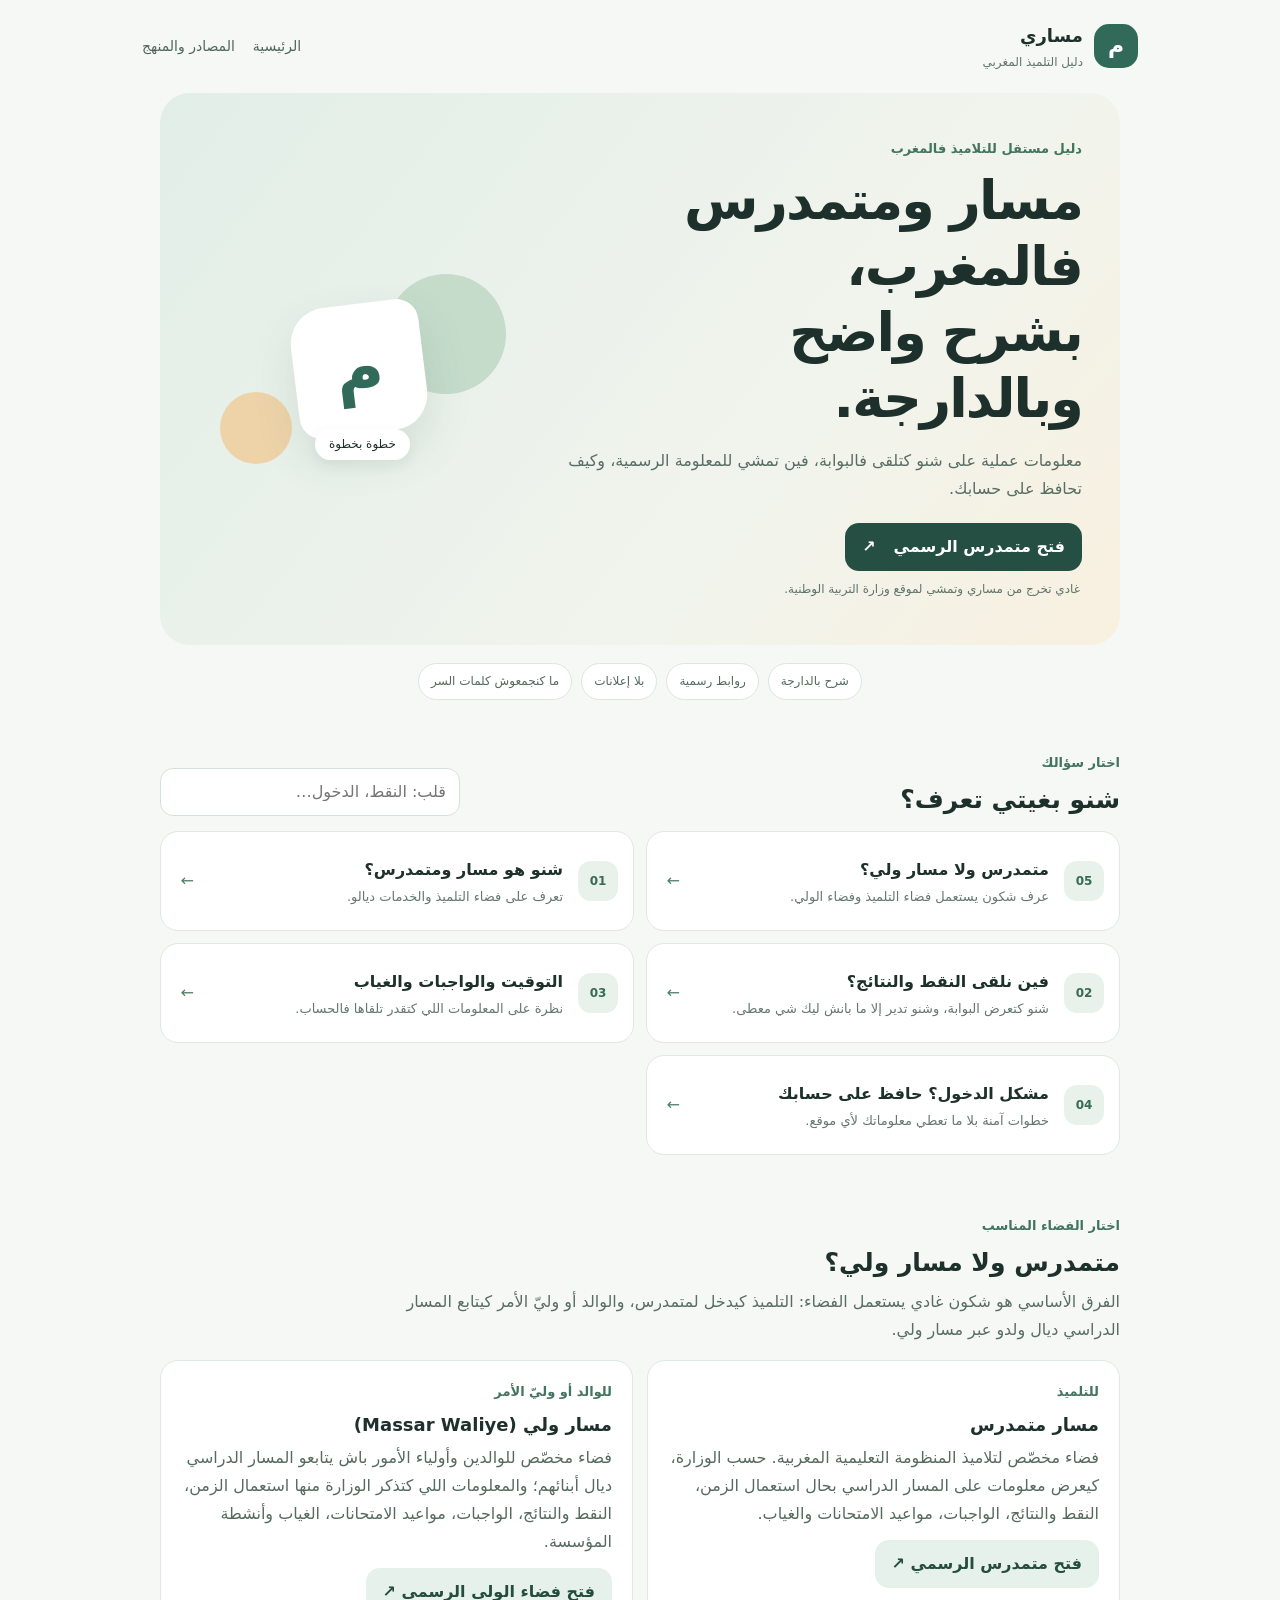
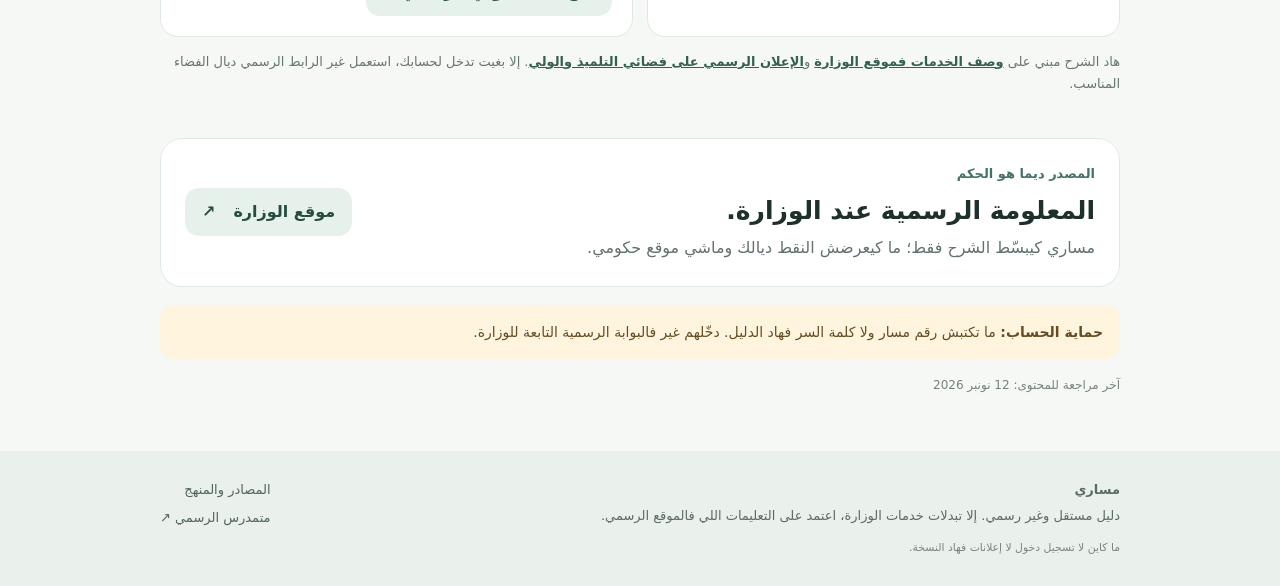
<file: index.html>
<!doctype html>
<html lang="ar-MA" dir="rtl">
<head>
  <meta charset="utf-8"><meta name="viewport" content="width=device-width,initial-scale=1">
  <title>مسار ومتمدرس فالمغرب: دليل بالدارجة للتلميذ والولي | مساري</title>
  <meta name="description" content="كتقلب على مسار متمدرس أو مسار ولي؟ شرح بالدارجة للتلاميذ والآباء على النقط والتوقيت والخدمات، مع روابط رسمية من وزارة التربية الوطنية.">
  <meta name="robots" content="index,follow,max-image-preview:large"><meta name="theme-color" content="#f6f8f6">
  <link rel="canonical" href="https://yassin1986.github.io/masari/">
  <meta property="og:type" content="website"><meta property="og:locale" content="ar_MA"><meta property="og:site_name" content="مساري">
  <meta property="og:title" content="مسار ومتمدرس فالمغرب: دليل بالدارجة | مساري"><meta property="og:description" content="شرح بالدارجة لخدمات التلميذ وفضاء مسار ولي، مع روابط الوزارة الرسمية."><meta property="og:url" content="https://yassin1986.github.io/masari/">
  <link rel="stylesheet" href="styles.css">
  <script type="application/ld+json">{"@context":"https://schema.org","@type":"WebSite","name":"مساري","url":"https://yassin1986.github.io/masari/","inLanguage":"ar-MA","description":"دليل مستقل بالدارجة للتلاميذ والآباء حول متمدرس ومسار ولي، مع روابط الوزارة الرسمية."}</script>
</head>
<body>
<header class="site-header"><a class="brand" href="index.html" aria-label="مساري، الصفحة الرئيسية"><span class="brand-mark">م</span><span><strong>مساري</strong><small>دليل التلميذ المغربي</small></span></a><nav class="top-nav" aria-label="التنقل"><a href="index.html" aria-current="page">الرئيسية</a><a href="sources.html">المصادر والمنهج</a></nav></header>
<main class="wrap">
  <section class="hero"><div><p class="eyebrow">دليل مستقل للتلاميذ فالمغرب</p><h1>مسار ومتمدرس فالمغرب،<br>بشرح واضح وبالدارجة.</h1><p class="hero-copy">معلومات عملية على شنو كتلقى فالبوابة، فين تمشي للمعلومة الرسمية، وكيف تحافظ على حسابك.</p><a class="button primary" href="https://moutamadris.men.gov.ma/" target="_blank" rel="noopener noreferrer">فتح متمدرس الرسمي <span aria-hidden="true">↗</span></a><p class="micro">غادي تخرج من مساري وتمشي لموقع وزارة التربية الوطنية.</p></div><div class="hero-art" aria-hidden="true"><span class="orb orb-one"></span><span class="orb orb-two"></span><span class="book">م</span><span class="hero-caption">خطوة بخطوة</span></div></section>
  <section class="trust-strip" aria-label="معلومات على الدليل"><span>شرح بالدارجة</span><span>روابط رسمية</span><span>بلا إعلانات</span><span>ما كنجمعوش كلمات السر</span></section>
  <section class="section"><div class="section-heading"><div><p class="eyebrow">اختار سؤالك</p><h2>شنو بغيتي تعرف؟</h2></div><label class="search"><span class="sr-only">قلب فالمواضيع</span><input id="guide-search" type="search" placeholder="قلب: النقط، الدخول…" autocomplete="off"></label></div>
    <div class="cards" id="guide-cards">
      <a class="guide-card" href="massar-wali.html" data-search="مسار ولي متمدرس الفرق التلميذ الوالد ولي الأمر فضاء الولي"><span class="card-number">05</span><span><strong>متمدرس ولا مسار ولي؟</strong><small>عرف شكون يستعمل فضاء التلميذ وفضاء الولي.</small></span><span class="arrow">←</span></a>
      <a class="guide-card" href="what-is-massar.html" data-search="مسار متمدرس شنو هو تعريف"><span class="card-number">01</span><span><strong>شنو هو مسار ومتمدرس؟</strong><small>تعرف على فضاء التلميذ والخدمات ديالو.</small></span><span class="arrow">←</span></a>
      <a class="guide-card" href="grades.html" data-search="النقط النتائج المعدل"><span class="card-number">02</span><span><strong>فين نلقى النقط والنتائج؟</strong><small>شنو كتعرض البوابة، وشنو تدير إلا ما بانش ليك شي معطى.</small></span><span class="arrow">←</span></a>
      <a class="guide-card" href="schedule.html" data-search="التوقيت استعمال الزمن الواجبات الامتحانات الغياب"><span class="card-number">03</span><span><strong>التوقيت والواجبات والغياب</strong><small>نظرة على المعلومات اللي كتقدر تلقاها فالحساب.</small></span><span class="arrow">←</span></a>
      <a class="guide-card" href="login-help.html" data-search="مشكل الدخول كلمة السر الحساب أمان"><span class="card-number">04</span><span><strong>مشكل الدخول؟ حافظ على حسابك</strong><small>خطوات آمنة بلا ما تعطي معلوماتك لأي موقع.</small></span><span class="arrow">←</span></a>
    </div><p class="empty" id="no-results" hidden>ما لقيتش هاد الكلمة. جرّب صيغة أخرى.</p>
  </section>
  <section class="comparison-section" id="student-or-parent" aria-labelledby="comparison-title">
    <p class="eyebrow">اختار الفضاء المناسب</p>
    <h2 id="comparison-title">متمدرس ولا مسار ولي؟</h2>
    <p class="comparison-lead">الفرق الأساسي هو شكون غادي يستعمل الفضاء: التلميذ كيدخل لمتمدرس، والوالد أو وليّ الأمر كيتابع المسار الدراسي ديال ولدو عبر مسار ولي.</p>
    <div class="comparison-grid">
      <article class="comparison-card">
        <p class="eyebrow">للتلميذ</p>
        <h3>مسار متمدرس</h3>
        <p>فضاء مخصّص لتلاميذ المنظومة التعليمية المغربية. حسب الوزارة، كيعرض معلومات على المسار الدراسي بحال استعمال الزمن، النقط والنتائج، الواجبات، مواعيد الامتحانات والغياب.</p>
        <a class="button secondary" href="https://moutamadris.men.gov.ma/" target="_blank" rel="noopener noreferrer">فتح متمدرس الرسمي ↗</a>
      </article>
      <article class="comparison-card">
        <p class="eyebrow">للوالد أو وليّ الأمر</p>
        <h3>مسار ولي (Massar Waliye)</h3>
        <p>فضاء مخصّص للوالدين وأولياء الأمور باش يتابعو المسار الدراسي ديال أبنائهم؛ والمعلومات اللي كتذكر الوزارة منها استعمال الزمن، النقط والنتائج، الواجبات، مواعيد الامتحانات، الغياب وأنشطة المؤسسة.</p>
        <a class="button secondary" href="https://massarservice.men.gov.ma/waliye" target="_blank" rel="noopener noreferrer">فتح فضاء الولي الرسمي ↗</a>
      </article>
    </div>
    <p class="comparison-source">هاد الشرح مبني على <a href="https://www.men.gov.ma/fr" target="_blank" rel="noopener noreferrer">وصف الخدمات فموقع الوزارة</a> و<a href="https://www.men.gov.ma/Ar/Pages/Publication.aspx?IDPublication=4785" target="_blank" rel="noopener noreferrer">الإعلان الرسمي على فضائي التلميذ والولي</a>. إلا بغيت تدخل لحسابك، استعمل غير الرابط الرسمي ديال الفضاء المناسب.</p>
  </section>
  <section class="official-box"><div><p class="eyebrow">المصدر ديما هو الحكم</p><h2>المعلومة الرسمية عند الوزارة.</h2><p>مساري كيبسّط الشرح فقط؛ ما كيعرضش النقط ديالك وماشي موقع حكومي.</p></div><a class="button secondary" href="https://www.men.gov.ma/fr" target="_blank" rel="noopener noreferrer">موقع الوزارة <span aria-hidden="true">↗</span></a></section>
  <section class="note"><strong>حماية الحساب:</strong> ما تكتبش رقم مسار ولا كلمة السر فهاد الدليل. دخّلهم غير فالبوابة الرسمية التابعة للوزارة.</section>
  <p class="updated">آخر مراجعة للمحتوى: 12 نونبر 2026</p>
</main>
<footer class="site-footer"><div><strong>مساري</strong><p>دليل مستقل وغير رسمي. إلا تبدلات خدمات الوزارة، اعتمد على التعليمات اللي فالموقع الرسمي.</p></div><div class="footer-links"><a href="sources.html">المصادر والمنهج</a><a href="https://moutamadris.men.gov.ma/" target="_blank" rel="noopener noreferrer">متمدرس الرسمي ↗</a></div><small>ما كاين لا تسجيل دخول لا إعلانات فهاد النسخة.</small></footer>
<script>const q=document.getElementById('guide-search');const cards=[...document.querySelectorAll('.guide-card')];const empty=document.getElementById('no-results');q.addEventListener('input',()=>{const term=q.value.trim().toLocaleLowerCase('ar');let shown=0;for(const card of cards){const match=(card.innerText+' '+card.dataset.search).toLocaleLowerCase('ar').includes(term);card.hidden=!match;if(match)shown++;}empty.hidden=shown!==0;});</script>
</body></html>
</file>
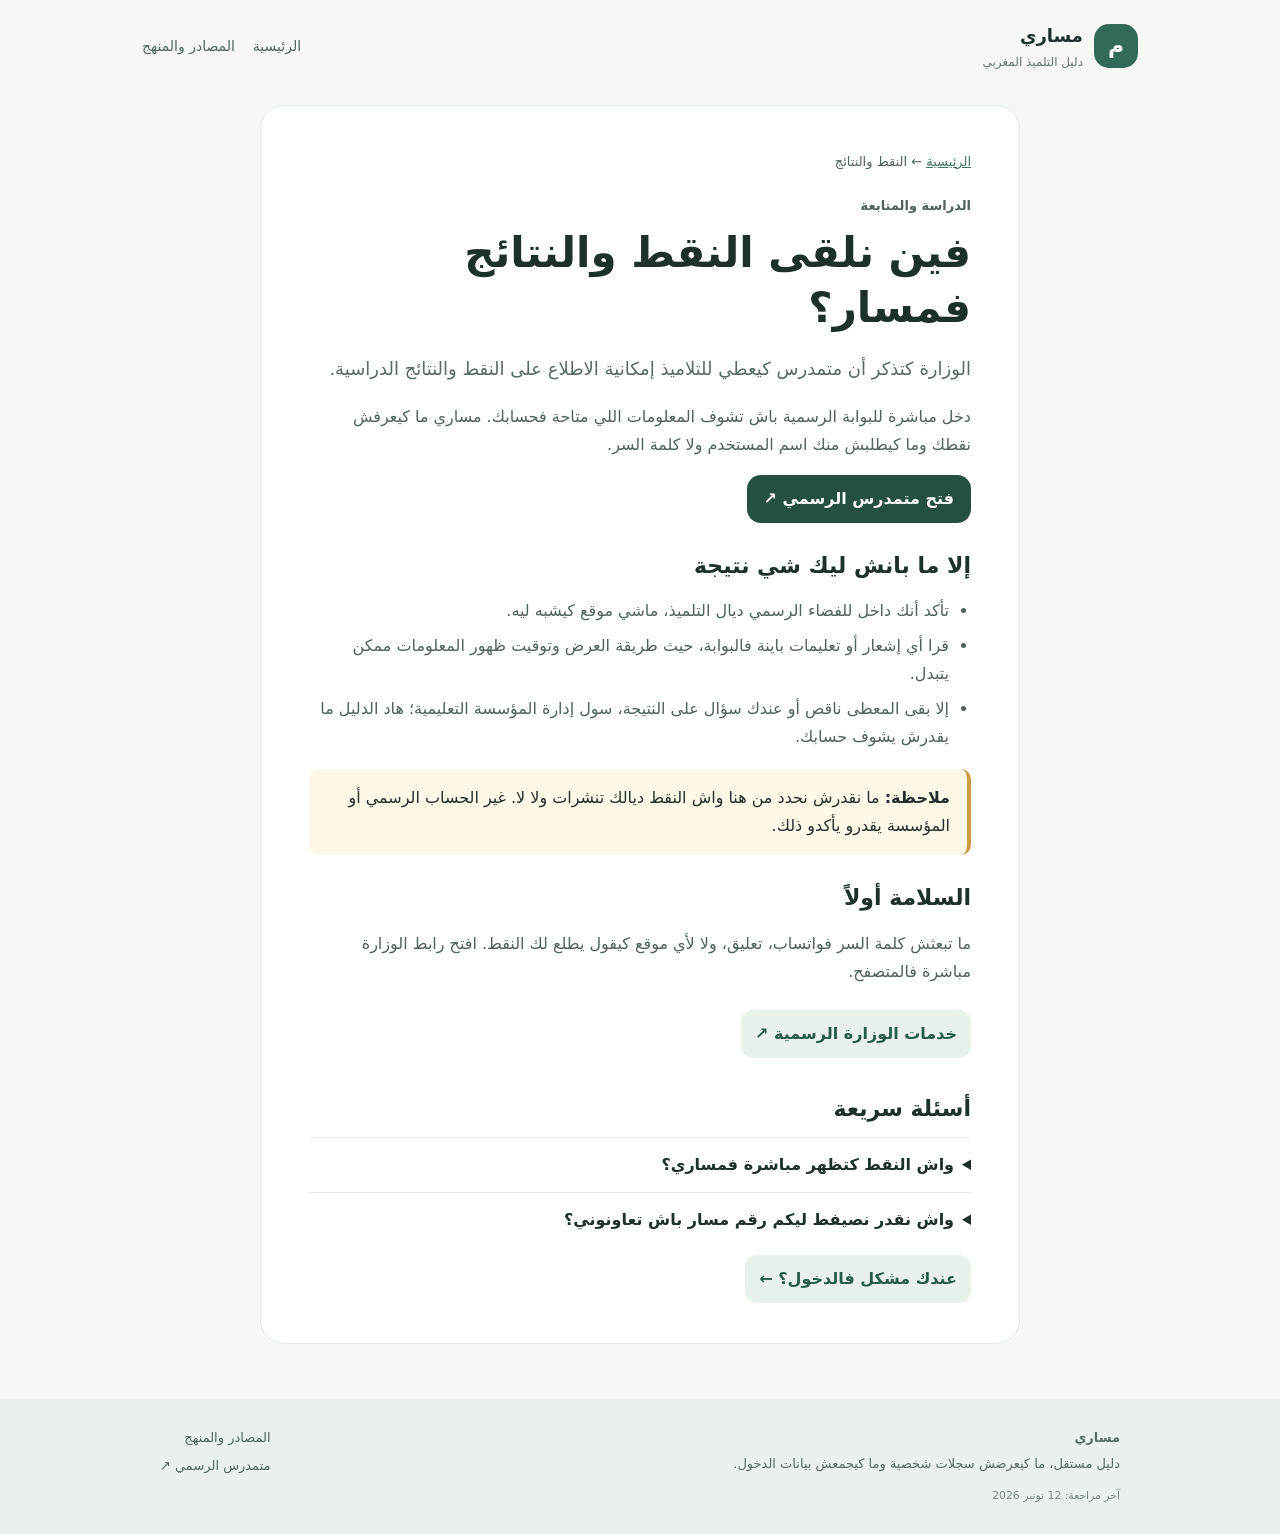
<file: grades.html>
<!doctype html><html lang="ar-MA" dir="rtl"><head><meta charset="utf-8"><meta name="viewport" content="width=device-width,initial-scale=1"><title>نقط مسار ومتمدرس: فين تلقى النتائج؟ | مساري</title><meta name="description" content="شرح واضح بالدارجة على فين كاينين النقط والنتائج فمسار متمدرس، وشنو تدير إلا ما بانش ليك شي معطى."><meta name="robots" content="index,follow"><link rel="canonical" href="https://yassin1986.github.io/masari/grades.html"><meta property="og:site_name" content="مساري"><meta property="og:locale" content="ar_MA"><meta property="og:url" content="https://yassin1986.github.io/masari/grades.html"><meta name="twitter:card" content="summary"><meta property="og:title" content="نقط مسار ومتمدرس: فين تلقى النتائج؟ | مساري"><meta property="og:description" content="معلومات النقط والنتائج كتراجعها من حسابك الرسمي فمتمدرس."><meta property="og:type" content="article"><link rel="stylesheet" href="styles.css"></head><body><header class="site-header"><a class="brand" href="index.html"><span class="brand-mark">م</span><span><strong>مساري</strong><small>دليل التلميذ المغربي</small></span></a><nav class="top-nav"><a href="index.html">الرئيسية</a><a href="sources.html">المصادر والمنهج</a></nav></header><main class="wrap"><article class="article"><p class="breadcrumbs"><a href="index.html">الرئيسية</a> ← النقط والنتائج</p><p class="eyebrow">الدراسة والمتابعة</p><h1>فين نلقى النقط والنتائج فمسار؟</h1><p class="intro">الوزارة كتذكر أن متمدرس كيعطي للتلاميذ إمكانية الاطلاع على النقط والنتائج الدراسية.</p><p>دخل مباشرة للبوابة الرسمية باش تشوف المعلومات اللي متاحة فحسابك. مساري ما كيعرفش نقطك وما كيطلبش منك اسم المستخدم ولا كلمة السر.</p><a class="button primary" href="https://moutamadris.men.gov.ma/" target="_blank" rel="noopener noreferrer">فتح متمدرس الرسمي ↗</a><h2>إلا ما بانش ليك شي نتيجة</h2><ul><li>تأكد أنك داخل للفضاء الرسمي ديال التلميذ، ماشي موقع كيشبه ليه.</li><li>قرا أي إشعار أو تعليمات باينة فالبوابة، حيث طريقة العرض وتوقيت ظهور المعلومات ممكن يتبدل.</li><li>إلا بقى المعطى ناقص أو عندك سؤال على النتيجة، سول إدارة المؤسسة التعليمية؛ هاد الدليل ما يقدرش يشوف حسابك.</li></ul><div class="callout warn"><strong>ملاحظة:</strong> ما نقدرش نحدد من هنا واش النقط ديالك تنشرات ولا لا. غير الحساب الرسمي أو المؤسسة يقدرو يأكدو ذلك.</div><h2>السلامة أولاً</h2><p>ما تبعثش كلمة السر فواتساب، تعليق، ولا لأي موقع كيقول يطلع لك النقط. افتح رابط الوزارة مباشرة فالمتصفح.</p><a class="official-link" href="https://www.men.gov.ma/fr" target="_blank" rel="noopener noreferrer">خدمات الوزارة الرسمية ↗</a><h2>أسئلة سريعة</h2><section class="faq"><details><summary>واش النقط كتظهر مباشرة فمساري؟</summary><p>لا؛ مساري دليل فقط. خاصك تفتح حسابك فبوابة الوزارة باش تشوف شنو متاح ليك.</p></details><details><summary>واش نقدر نصيفط ليكم رقم مسار باش تعاونوني؟</summary><p>لا، ما تصيفطوش هنا. ما نحتاجوش رقم مسار ولا كلمة السر باش نشرحو الخدمة.</p></details></section><a class="official-link" href="login-help.html">عندك مشكل فالدخول؟ ←</a></article></main><footer class="site-footer"><div><strong>مساري</strong><p>دليل مستقل، ما كيعرضش سجلات شخصية وما كيجمعش بيانات الدخول.</p></div><div class="footer-links"><a href="sources.html">المصادر والمنهج</a><a href="https://moutamadris.men.gov.ma/" target="_blank" rel="noopener noreferrer">متمدرس الرسمي ↗</a></div><small>آخر مراجعة: 12 نونبر 2026</small></footer></body></html>
</file>
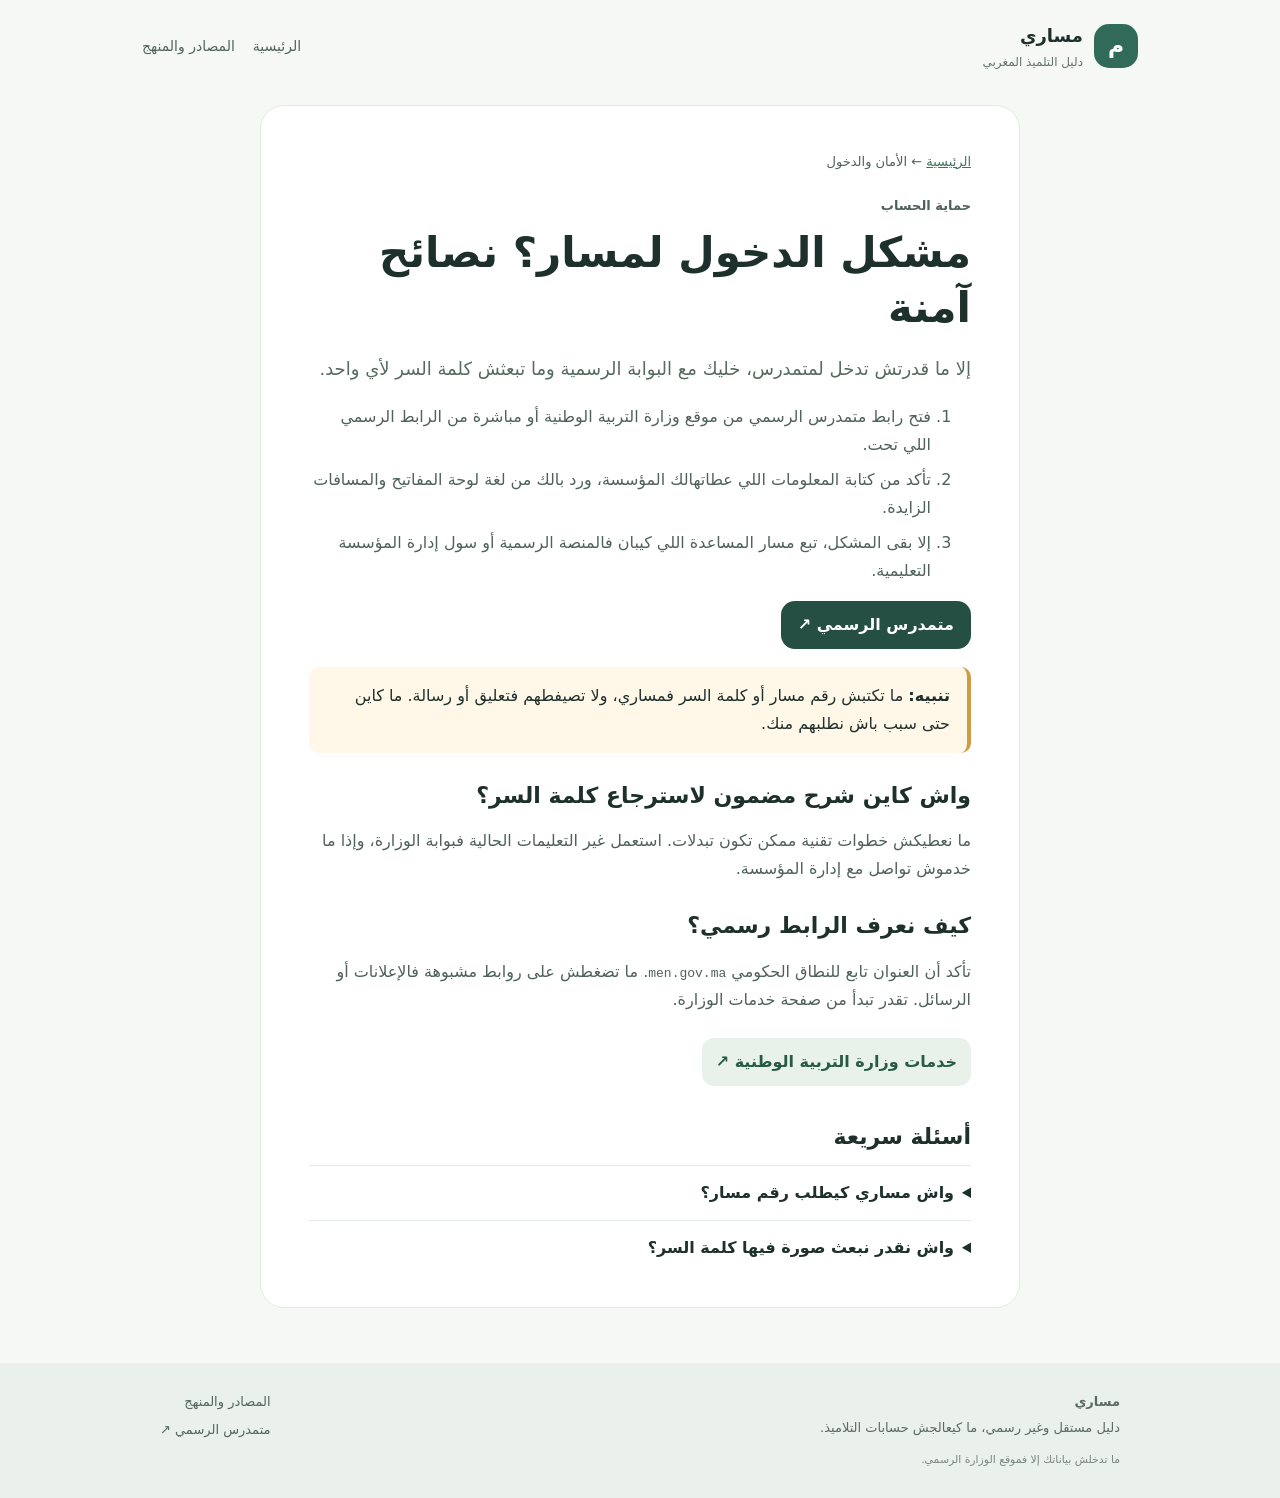
<file: login-help.html>
<!doctype html><html lang="ar-MA" dir="rtl"><head><meta charset="utf-8"><meta name="viewport" content="width=device-width,initial-scale=1"><title>مشكل الدخول لمتمدرس أو مسار؟ نصائح آمنة | مساري</title><meta name="description" content="نصائح آمنة بالدارجة لمشكل الدخول لمتمدرس: استعمل رابط الوزارة، ما تشاركش كلمة السر، ورجع للمؤسسة إلا احتجت مساعدة."><meta name="robots" content="index,follow"><link rel="canonical" href="https://yassin1986.github.io/masari/login-help.html"><meta property="og:site_name" content="مساري"><meta property="og:locale" content="ar_MA"><meta property="og:url" content="https://yassin1986.github.io/masari/login-help.html"><meta name="twitter:card" content="summary"><meta property="og:title" content="مشكل الدخول لمتمدرس أو مسار؟ نصائح آمنة | مساري"><meta property="og:description" content="حلول آمنة لمشكل الدخول بلا مشاركة بيانات التلميذ مع مواقع غير رسمية."><meta property="og:type" content="article"><link rel="stylesheet" href="styles.css"></head><body><header class="site-header"><a class="brand" href="index.html"><span class="brand-mark">م</span><span><strong>مساري</strong><small>دليل التلميذ المغربي</small></span></a><nav class="top-nav"><a href="index.html">الرئيسية</a><a href="sources.html">المصادر والمنهج</a></nav></header><main class="wrap"><article class="article"><p class="breadcrumbs"><a href="index.html">الرئيسية</a> ← الأمان والدخول</p><p class="eyebrow">حماية الحساب</p><h1>مشكل الدخول لمسار؟ نصائح آمنة</h1><p class="intro">إلا ما قدرتش تدخل لمتمدرس، خليك مع البوابة الرسمية وما تبعثش كلمة السر لأي واحد.</p><ol><li>فتح رابط متمدرس الرسمي من موقع وزارة التربية الوطنية أو مباشرة من الرابط الرسمي اللي تحت.</li><li>تأكد من كتابة المعلومات اللي عطاتهالك المؤسسة، ورد بالك من لغة لوحة المفاتيح والمسافات الزايدة.</li><li>إلا بقى المشكل، تبع مسار المساعدة اللي كيبان فالمنصة الرسمية أو سول إدارة المؤسسة التعليمية.</li></ol><a class="button primary" href="https://moutamadris.men.gov.ma/" target="_blank" rel="noopener noreferrer">متمدرس الرسمي ↗</a><div class="callout warn"><strong>تنبيه:</strong> ما تكتبش رقم مسار أو كلمة السر فمساري، ولا تصيفطهم فتعليق أو رسالة. ما كاين حتى سبب باش نطلبهم منك.</div><h2>واش كاين شرح مضمون لاسترجاع كلمة السر؟</h2><p>ما نعطيكش خطوات تقنية ممكن تكون تبدلات. استعمل غير التعليمات الحالية فبوابة الوزارة، وإذا ما خدموش تواصل مع إدارة المؤسسة.</p><h2>كيف نعرف الرابط رسمي؟</h2><p>تأكد أن العنوان تابع للنطاق الحكومي <code>men.gov.ma</code>. ما تضغطش على روابط مشبوهة فالإعلانات أو الرسائل. تقدر تبدأ من صفحة خدمات الوزارة.</p><a class="official-link" href="https://www.men.gov.ma/fr" target="_blank" rel="noopener noreferrer">خدمات وزارة التربية الوطنية ↗</a><h2>أسئلة سريعة</h2><section class="faq"><details><summary>واش مساري كيطلب رقم مسار؟</summary><p>لا. ما كاينش تسجيل دخول أو نموذج بيانات فهاد الموقع.</p></details><details><summary>واش نقدر نبعث صورة فيها كلمة السر؟</summary><p>لا، ما تبعثش صور أو رسائل فيها معلومات الدخول. خليها بينك وبين البوابة الرسمية.</p></details></section></article></main><footer class="site-footer"><div><strong>مساري</strong><p>دليل مستقل وغير رسمي، ما كيعالجش حسابات التلاميذ.</p></div><div class="footer-links"><a href="sources.html">المصادر والمنهج</a><a href="https://moutamadris.men.gov.ma/" target="_blank" rel="noopener noreferrer">متمدرس الرسمي ↗</a></div><small>ما تدخلش بياناتك إلا فموقع الوزارة الرسمي.</small></footer></body></html>
</file>
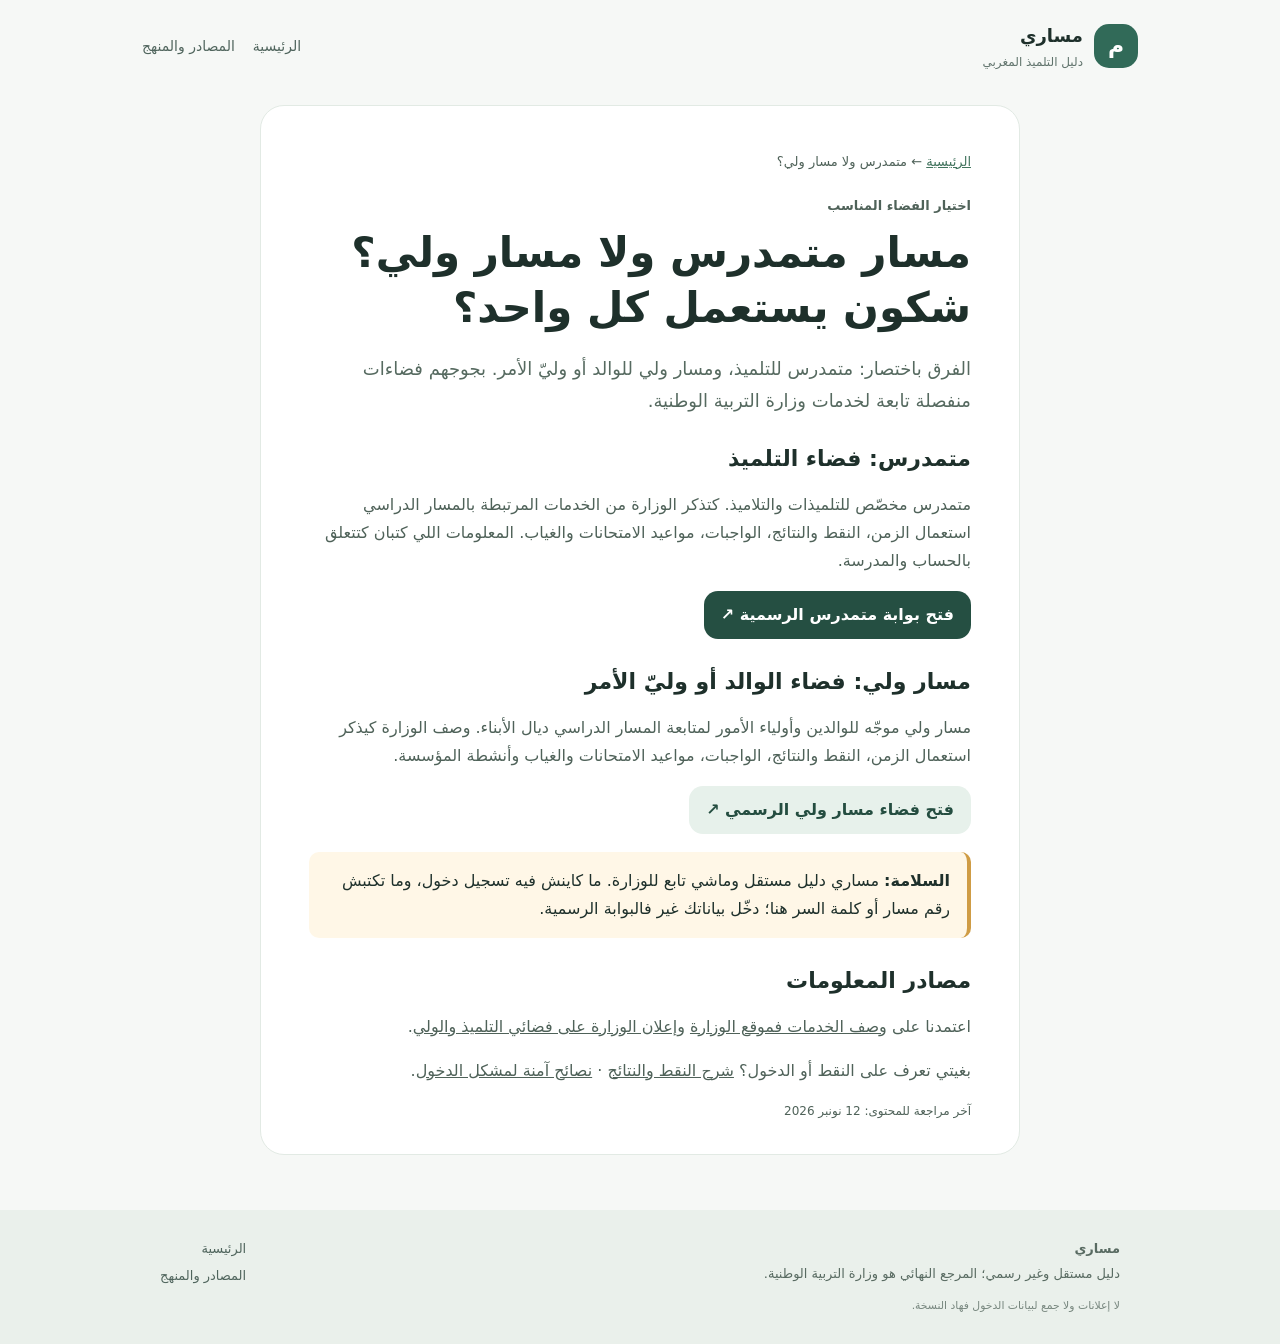
<file: massar-wali.html>
<!doctype html>
<html lang="ar-MA" dir="rtl">
<head>
  <meta charset="utf-8"><meta name="viewport" content="width=device-width,initial-scale=1">
  <title>مسار متمدرس ولا مسار ولي؟ الفرق والرابط الرسمي | مساري</title>
  <meta name="description" content="شرح بالدارجة للفرق بين متمدرس للتلميذ ومسار ولي للوالدين، شنو كيعرض كل فضاء، وروابط وزارة التربية الوطنية الرسمية.">
  <meta name="robots" content="index,follow">
  <link rel="canonical" href="https://yassin1986.github.io/masari/massar-wali.html">
  <meta property="og:site_name" content="مساري"><meta property="og:locale" content="ar_MA">
  <meta property="og:type" content="article"><meta property="og:url" content="https://yassin1986.github.io/masari/massar-wali.html">
  <meta property="og:title" content="مسار متمدرس ولا مسار ولي؟ الفرق والرابط الرسمي | مساري">
  <meta property="og:description" content="عرف واش تستعمل فضاء التلميذ متمدرس ولا فضاء الولي، مع روابط رسمية ومعلومات مختصرة بالدارجة.">
  <meta name="twitter:card" content="summary">
  <link rel="stylesheet" href="styles.css">
  <script type="application/ld+json">{"@context":"https://schema.org","@type":"Article","headline":"مسار متمدرس ولا مسار ولي؟ الفرق والرابط الرسمي","inLanguage":"ar-MA","mainEntityOfPage":"https://yassin1986.github.io/masari/massar-wali.html","isPartOf":{"@type":"WebSite","name":"مساري","url":"https://yassin1986.github.io/masari/"},"about":["مسار متمدرس","مسار ولي","وزارة التربية الوطنية المغربية"]}</script>
  <script type="application/ld+json">{"@context":"https://schema.org","@type":"BreadcrumbList","itemListElement":[{"@type":"ListItem","position":1,"name":"الرئيسية","item":"https://yassin1986.github.io/masari/"},{"@type":"ListItem","position":2,"name":"متمدرس ولا مسار ولي؟","item":"https://yassin1986.github.io/masari/massar-wali.html"}]}</script>
</head>
<body>
<header class="site-header"><a class="brand" href="index.html" aria-label="مساري، الصفحة الرئيسية"><span class="brand-mark">م</span><span><strong>مساري</strong><small>دليل التلميذ المغربي</small></span></a><nav class="top-nav" aria-label="التنقل"><a href="index.html">الرئيسية</a><a href="sources.html">المصادر والمنهج</a></nav></header>
<main class="wrap"><article class="article">
  <p class="breadcrumbs"><a href="index.html">الرئيسية</a> ← متمدرس ولا مسار ولي؟</p>
  <p class="eyebrow">اختيار الفضاء المناسب</p>
  <h1>مسار متمدرس ولا مسار ولي؟ شكون يستعمل كل واحد؟</h1>
  <p class="intro">الفرق باختصار: متمدرس للتلميذ، ومسار ولي للوالد أو وليّ الأمر. بجوجهم فضاءات منفصلة تابعة لخدمات وزارة التربية الوطنية.</p>
  <h2>متمدرس: فضاء التلميذ</h2>
  <p>متمدرس مخصّص للتلميذات والتلاميذ. كتذكر الوزارة من الخدمات المرتبطة بالمسار الدراسي استعمال الزمن، النقط والنتائج، الواجبات، مواعيد الامتحانات والغياب. المعلومات اللي كتبان كتتعلق بالحساب والمدرسة.</p>
  <a class="button primary" href="https://moutamadris.men.gov.ma/" target="_blank" rel="noopener noreferrer">فتح بوابة متمدرس الرسمية ↗</a>
  <h2>مسار ولي: فضاء الوالد أو وليّ الأمر</h2>
  <p>مسار ولي موجّه للوالدين وأولياء الأمور لمتابعة المسار الدراسي ديال الأبناء. وصف الوزارة كيذكر استعمال الزمن، النقط والنتائج، الواجبات، مواعيد الامتحانات والغياب وأنشطة المؤسسة.</p>
  <a class="button secondary" href="https://massarservice.men.gov.ma/waliye" target="_blank" rel="noopener noreferrer">فتح فضاء مسار ولي الرسمي ↗</a>
  <div class="callout warn"><strong>السلامة:</strong> مساري دليل مستقل وماشي تابع للوزارة. ما كاينش فيه تسجيل دخول، وما تكتبش رقم مسار أو كلمة السر هنا؛ دخّل بياناتك غير فالبوابة الرسمية.</div>
  <h2>مصادر المعلومات</h2>
  <p>اعتمدنا على <a href="https://www.men.gov.ma/fr" target="_blank" rel="noopener noreferrer">وصف الخدمات فموقع الوزارة</a> و<a href="https://www.men.gov.ma/Ar/Pages/Publication.aspx?IDPublication=4785" target="_blank" rel="noopener noreferrer">إعلان الوزارة على فضائي التلميذ والولي</a>.</p>
  <p>بغيتي تعرف على النقط أو الدخول؟ <a href="grades.html">شرح النقط والنتائج</a> · <a href="login-help.html">نصائح آمنة لمشكل الدخول</a>.</p>
  <p class="updated">آخر مراجعة للمحتوى: 12 نونبر 2026</p>
</article></main>
<footer class="site-footer"><div><strong>مساري</strong><p>دليل مستقل وغير رسمي؛ المرجع النهائي هو وزارة التربية الوطنية.</p></div><div class="footer-links"><a href="index.html">الرئيسية</a><a href="sources.html">المصادر والمنهج</a></div><small>لا إعلانات ولا جمع لبيانات الدخول فهاد النسخة.</small></footer>
</body></html>
</file>
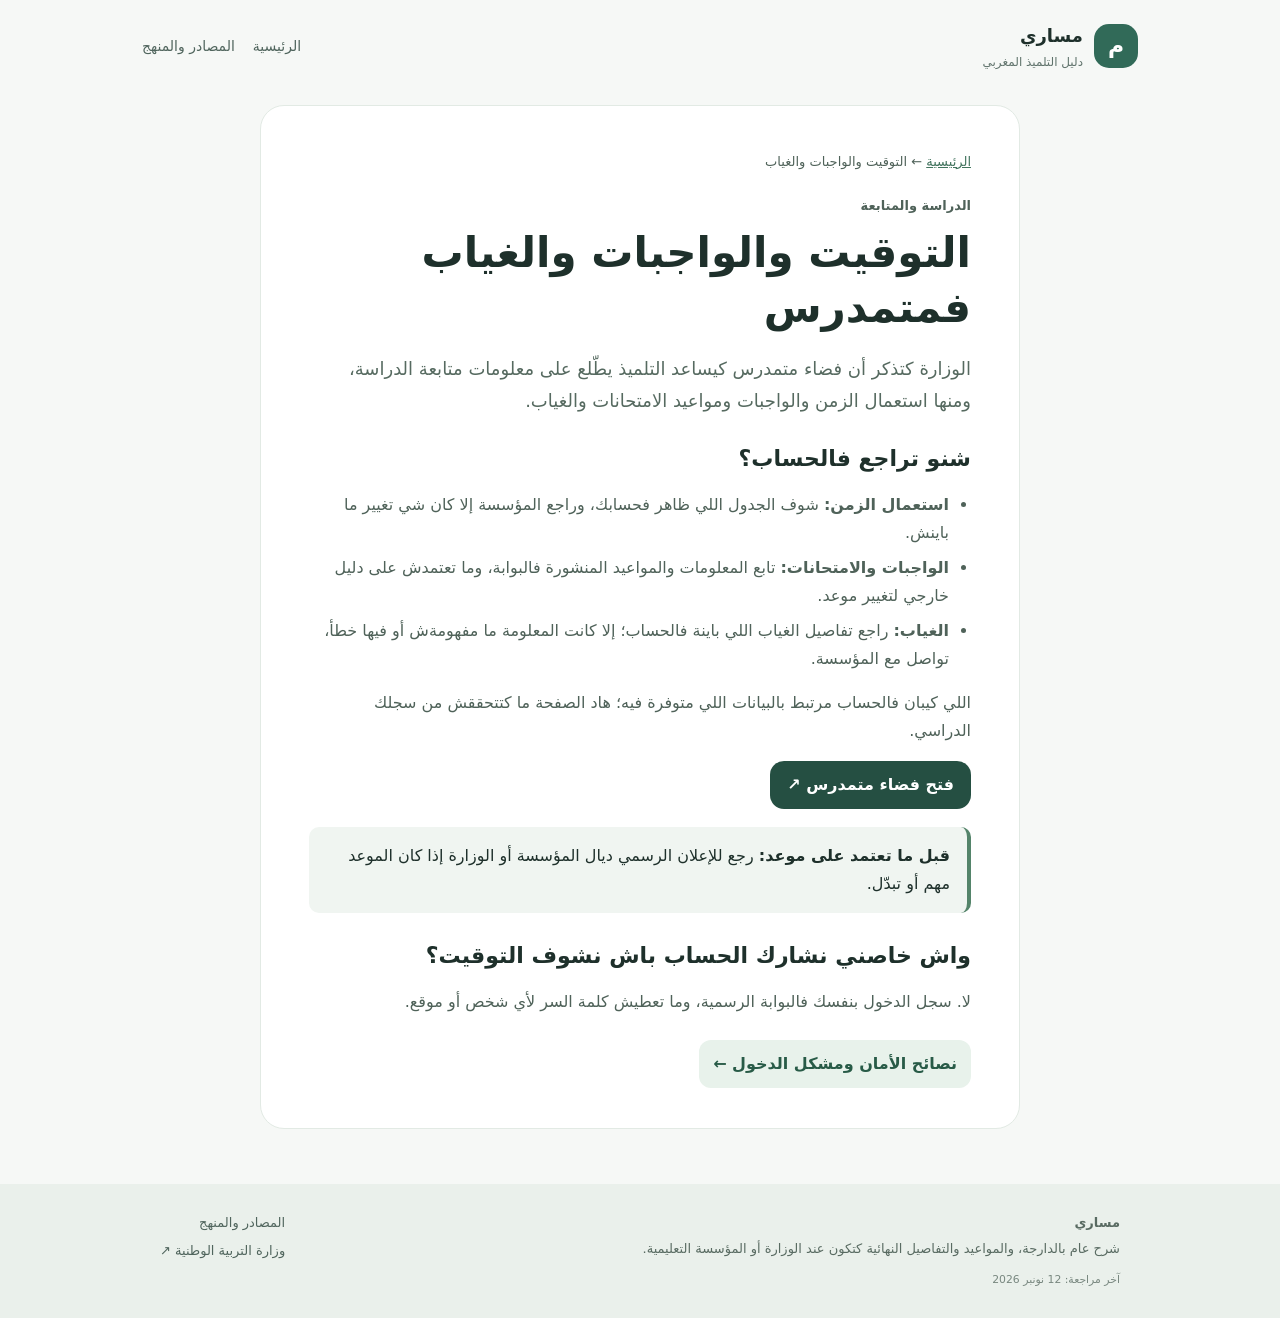
<file: schedule.html>
<!doctype html><html lang="ar-MA" dir="rtl"><head><meta charset="utf-8"><meta name="viewport" content="width=device-width,initial-scale=1"><title>استعمال الزمن والواجبات فمتمدرس | مساري</title><meta name="description" content="تعرف على استعمال الزمن والواجبات ومواعيد الامتحانات والغياب اللي كتذكرها وزارة التربية الوطنية ضمن خدمات متمدرس."><meta name="robots" content="index,follow"><link rel="canonical" href="https://yassin1986.github.io/masari/schedule.html"><meta property="og:site_name" content="مساري"><meta property="og:locale" content="ar_MA"><meta property="og:url" content="https://yassin1986.github.io/masari/schedule.html"><meta name="twitter:card" content="summary"><meta property="og:title" content="استعمال الزمن والواجبات فمتمدرس | مساري"><meta property="og:description" content="شرح بالدارجة للمعلومات المدرسية المتاحة ففضاء متمدرس الرسمي."><meta property="og:type" content="article"><link rel="stylesheet" href="styles.css"></head><body><header class="site-header"><a class="brand" href="index.html"><span class="brand-mark">م</span><span><strong>مساري</strong><small>دليل التلميذ المغربي</small></span></a><nav class="top-nav"><a href="index.html">الرئيسية</a><a href="sources.html">المصادر والمنهج</a></nav></header><main class="wrap"><article class="article"><p class="breadcrumbs"><a href="index.html">الرئيسية</a> ← التوقيت والواجبات والغياب</p><p class="eyebrow">الدراسة والمتابعة</p><h1>التوقيت والواجبات والغياب فمتمدرس</h1><p class="intro">الوزارة كتذكر أن فضاء متمدرس كيساعد التلميذ يطّلع على معلومات متابعة الدراسة، ومنها استعمال الزمن والواجبات ومواعيد الامتحانات والغياب.</p><h2>شنو تراجع فالحساب؟</h2><ul><li><strong>استعمال الزمن:</strong> شوف الجدول اللي ظاهر فحسابك، وراجع المؤسسة إلا كان شي تغيير ما باينش.</li><li><strong>الواجبات والامتحانات:</strong> تابع المعلومات والمواعيد المنشورة فالبوابة، وما تعتمدش على دليل خارجي لتغيير موعد.</li><li><strong>الغياب:</strong> راجع تفاصيل الغياب اللي باينة فالحساب؛ إلا كانت المعلومة ما مفهومةش أو فيها خطأ، تواصل مع المؤسسة.</li></ul><p>اللي كيبان فالحساب مرتبط بالبيانات اللي متوفرة فيه؛ هاد الصفحة ما كتتحققش من سجلك الدراسي.</p><a class="button primary" href="https://moutamadris.men.gov.ma/" target="_blank" rel="noopener noreferrer">فتح فضاء متمدرس ↗</a><div class="callout"><strong>قبل ما تعتمد على موعد:</strong> رجع للإعلان الرسمي ديال المؤسسة أو الوزارة إذا كان الموعد مهم أو تبدّل.</div><h2>واش خاصني نشارك الحساب باش نشوف التوقيت؟</h2><p>لا. سجل الدخول بنفسك فالبوابة الرسمية، وما تعطيش كلمة السر لأي شخص أو موقع.</p><a class="official-link" href="login-help.html">نصائح الأمان ومشكل الدخول ←</a></article></main><footer class="site-footer"><div><strong>مساري</strong><p>شرح عام بالدارجة، والمواعيد والتفاصيل النهائية كتكون عند الوزارة أو المؤسسة التعليمية.</p></div><div class="footer-links"><a href="sources.html">المصادر والمنهج</a><a href="https://www.men.gov.ma/fr" target="_blank" rel="noopener noreferrer">وزارة التربية الوطنية ↗</a></div><small>آخر مراجعة: 12 نونبر 2026</small></footer></body></html>
</file>
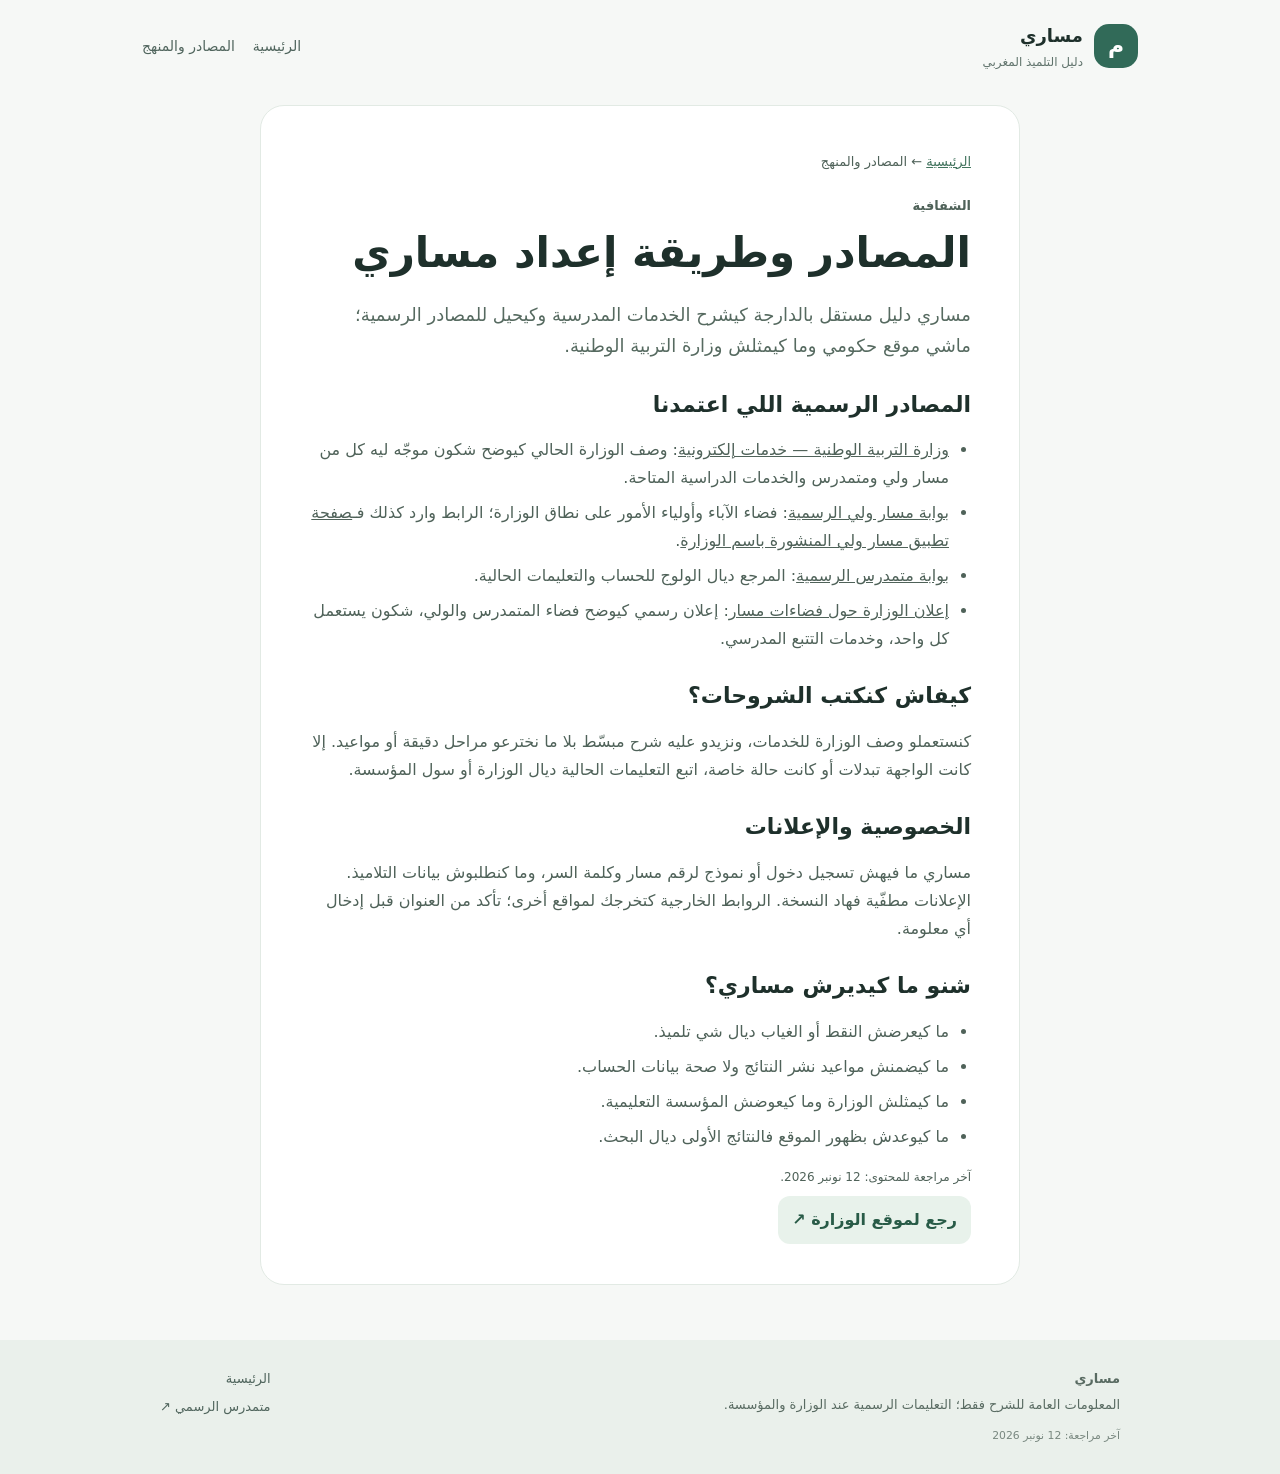
<file: sources.html>
<!doctype html><html lang="ar-MA" dir="rtl"><head><meta charset="utf-8"><meta name="viewport" content="width=device-width,initial-scale=1"><title>مصادر مساري وروابط مسار الرسمية | دليل مستقل</title><meta name="description" content="مصادر مساري الرسمية، حدود المعلومات، وتوضيح أن الموقع دليل مستقل غير تابع لوزارة التربية الوطنية."><meta name="robots" content="index,follow"><link rel="canonical" href="https://yassin1986.github.io/masari/sources.html"><meta property="og:site_name" content="مساري"><meta property="og:locale" content="ar_MA"><meta property="og:url" content="https://yassin1986.github.io/masari/sources.html"><meta name="twitter:card" content="summary"><meta property="og:title" content="مصادر مساري وروابط مسار الرسمية | دليل مستقل"><meta property="og:description" content="كيف نختار المصادر ونوضح حدود الشرح فمساري."><meta property="og:type" content="article"><link rel="stylesheet" href="styles.css"></head><body><header class="site-header"><a class="brand" href="index.html"><span class="brand-mark">م</span><span><strong>مساري</strong><small>دليل التلميذ المغربي</small></span></a><nav class="top-nav"><a href="index.html">الرئيسية</a><a href="sources.html" aria-current="page">المصادر والمنهج</a></nav></header><main class="wrap"><article class="article"><p class="breadcrumbs"><a href="index.html">الرئيسية</a> ← المصادر والمنهج</p><p class="eyebrow">الشفافية</p><h1>المصادر وطريقة إعداد مساري</h1><p class="intro">مساري دليل مستقل بالدارجة كيشرح الخدمات المدرسية وكيحيل للمصادر الرسمية؛ ماشي موقع حكومي وما كيمثلش وزارة التربية الوطنية.</p><h2>المصادر الرسمية اللي اعتمدنا</h2><ul><li><a href="https://www.men.gov.ma/fr" target="_blank" rel="noopener noreferrer">وزارة التربية الوطنية — خدمات إلكترونية</a>: وصف الوزارة الحالي كيوضح شكون موجّه ليه كل من مسار ولي ومتمدرس والخدمات الدراسية المتاحة.</li><li><a href="https://massarservice.men.gov.ma/waliye" target="_blank" rel="noopener noreferrer">بوابة مسار ولي الرسمية</a>: فضاء الآباء وأولياء الأمور على نطاق الوزارة؛ الرابط وارد كذلك فـ<a href="https://play.google.com/store/apps/details?id=ma.gov.men.massar.tuteur&amp;hl=en_US" target="_blank" rel="noopener noreferrer">صفحة تطبيق مسار ولي المنشورة باسم الوزارة</a>.</li><li><a href="https://moutamadris.men.gov.ma/" target="_blank" rel="noopener noreferrer">بوابة متمدرس الرسمية</a>: المرجع ديال الولوج للحساب والتعليمات الحالية.</li><li><a href="https://www.men.gov.ma/Ar/Pages/Publication.aspx?IDPublication=4785" target="_blank" rel="noopener noreferrer">إعلان الوزارة حول فضاءات مسار</a>: إعلان رسمي كيوضح فضاء المتمدرس والولي، شكون يستعمل كل واحد، وخدمات التتبع المدرسي.</li></ul><h2>كيفاش كنكتب الشروحات؟</h2><p>كنستعملو وصف الوزارة للخدمات، ونزيدو عليه شرح مبسّط بلا ما نخترعو مراحل دقيقة أو مواعيد. إلا كانت الواجهة تبدلات أو كانت حالة خاصة، اتبع التعليمات الحالية ديال الوزارة أو سول المؤسسة.</p><h2>الخصوصية والإعلانات</h2><p>مساري ما فيهش تسجيل دخول أو نموذج لرقم مسار وكلمة السر، وما كنطلبوش بيانات التلاميذ. الإعلانات مطفّية فهاد النسخة. الروابط الخارجية كتخرجك لمواقع أخرى؛ تأكد من العنوان قبل إدخال أي معلومة.</p><h2>شنو ما كيديرش مساري؟</h2><ul><li>ما كيعرضش النقط أو الغياب ديال شي تلميذ.</li><li>ما كيضمنش مواعيد نشر النتائج ولا صحة بيانات الحساب.</li><li>ما كيمثلش الوزارة وما كيعوضش المؤسسة التعليمية.</li><li>ما كيوعدش بظهور الموقع فالنتائج الأولى ديال البحث.</li></ul><p class="updated">آخر مراجعة للمحتوى: 12 نونبر 2026.</p><a class="official-link" href="https://www.men.gov.ma/fr" target="_blank" rel="noopener noreferrer">رجع لموقع الوزارة ↗</a></article></main><footer class="site-footer"><div><strong>مساري</strong><p>المعلومات العامة للشرح فقط؛ التعليمات الرسمية عند الوزارة والمؤسسة.</p></div><div class="footer-links"><a href="index.html">الرئيسية</a><a href="https://moutamadris.men.gov.ma/" target="_blank" rel="noopener noreferrer">متمدرس الرسمي ↗</a></div><small>آخر مراجعة: 12 نونبر 2026</small></footer></body></html>
</file>
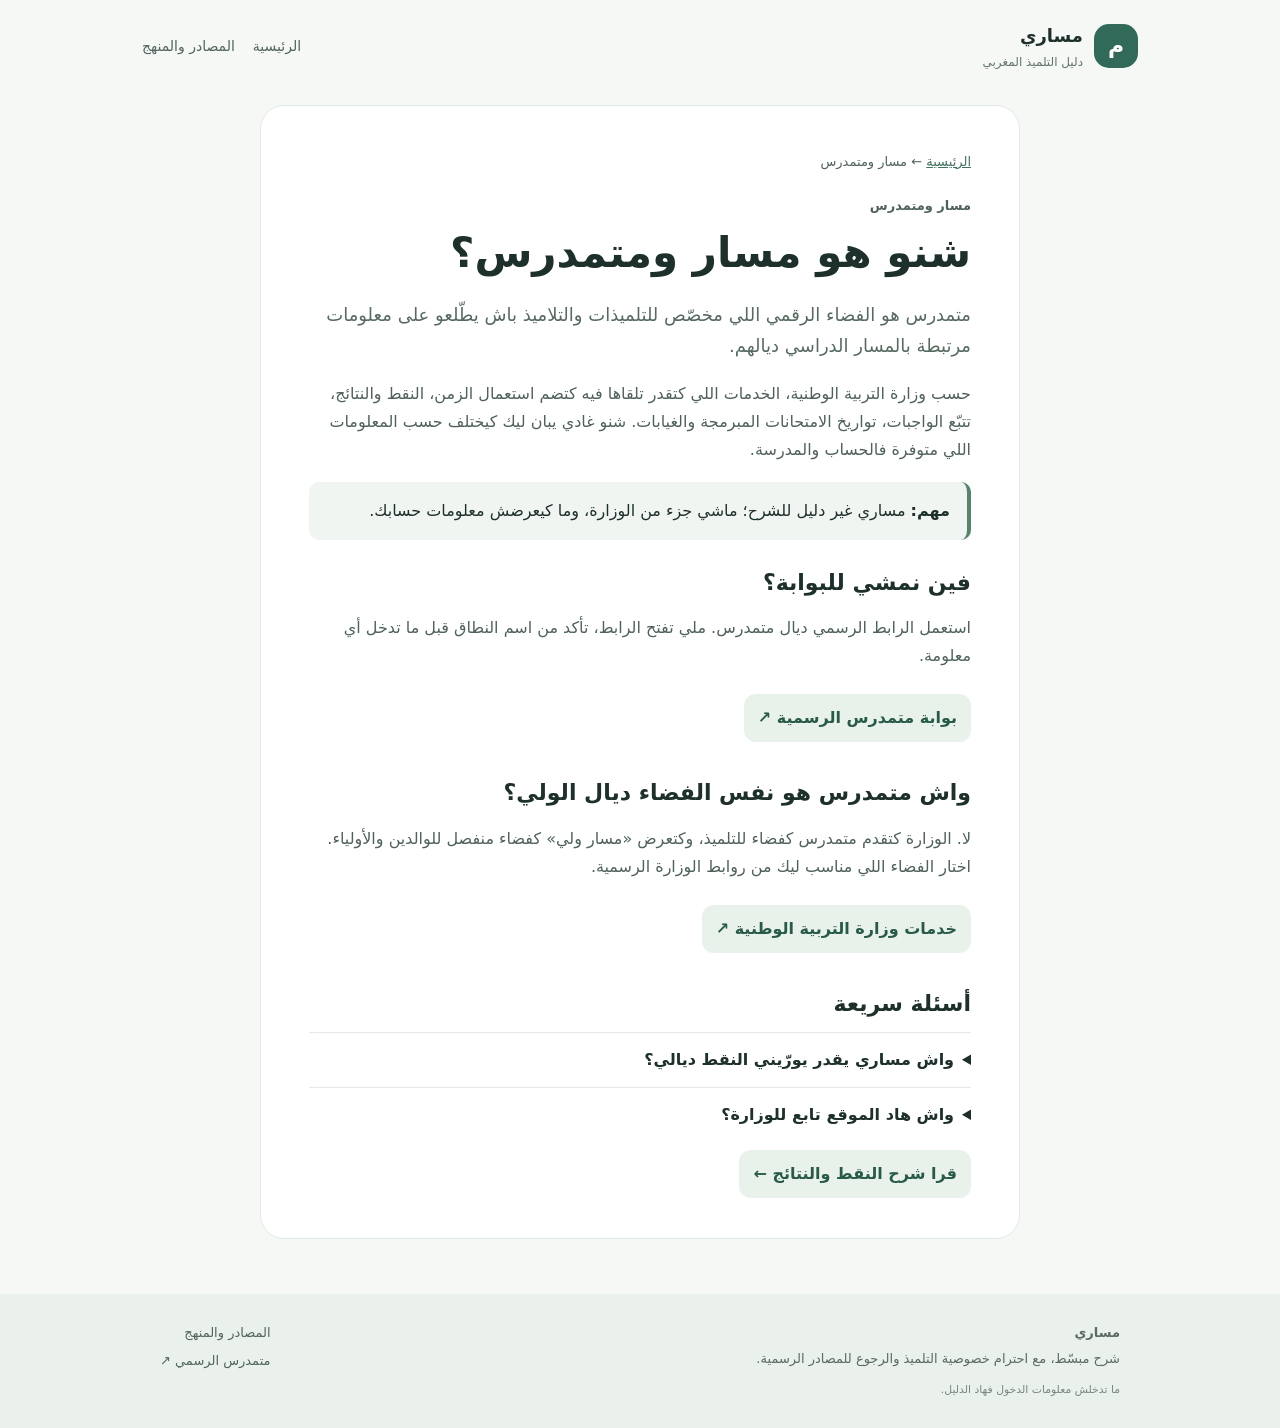
<file: what-is-massar.html>
<!doctype html><html lang="ar-MA" dir="rtl"><head><meta charset="utf-8"><meta name="viewport" content="width=device-width,initial-scale=1"><title>مسار متمدرس فالمغرب: شنو هو وخدماته؟ | مساري</title><meta name="description" content="تعرف بالدارجة على فضاء مسار متمدرس ديال التلاميذ والخدمات المدرسية اللي كتذكرها وزارة التربية الوطنية."><meta name="robots" content="index,follow"><link rel="canonical" href="https://yassin1986.github.io/masari/what-is-massar.html"><meta property="og:site_name" content="مساري"><meta property="og:locale" content="ar_MA"><meta property="og:url" content="https://yassin1986.github.io/masari/what-is-massar.html"><meta name="twitter:card" content="summary"><meta property="og:title" content="مسار متمدرس فالمغرب: شنو هو وخدماته؟ | مساري"><meta property="og:description" content="شرح مستقل بالدارجة لخدمات مسار متمدرس وروابط الوزارة الرسمية."><meta property="og:type" content="article"><link rel="stylesheet" href="styles.css"></head><body><header class="site-header"><a class="brand" href="index.html"><span class="brand-mark">م</span><span><strong>مساري</strong><small>دليل التلميذ المغربي</small></span></a><nav class="top-nav"><a href="index.html">الرئيسية</a><a href="sources.html">المصادر والمنهج</a></nav></header><main class="wrap"><article class="article"><p class="breadcrumbs"><a href="index.html">الرئيسية</a> ← مسار ومتمدرس</p><p class="eyebrow">مسار ومتمدرس</p><h1>شنو هو مسار ومتمدرس؟</h1><p class="intro">متمدرس هو الفضاء الرقمي اللي مخصّص للتلميذات والتلاميذ باش يطّلعو على معلومات مرتبطة بالمسار الدراسي ديالهم.</p><p>حسب وزارة التربية الوطنية، الخدمات اللي كتقدر تلقاها فيه كتضم استعمال الزمن، النقط والنتائج، تتبّع الواجبات، تواريخ الامتحانات المبرمجة والغيابات. شنو غادي يبان ليك كيختلف حسب المعلومات اللي متوفرة فالحساب والمدرسة.</p><div class="callout"><strong>مهم:</strong> مساري غير دليل للشرح؛ ماشي جزء من الوزارة، وما كيعرضش معلومات حسابك.</div><h2>فين نمشي للبوابة؟</h2><p>استعمل الرابط الرسمي ديال متمدرس. ملي تفتح الرابط، تأكد من اسم النطاق قبل ما تدخل أي معلومة.</p><a class="official-link" href="https://moutamadris.men.gov.ma/" target="_blank" rel="noopener noreferrer">بوابة متمدرس الرسمية ↗</a><h2>واش متمدرس هو نفس الفضاء ديال الولي؟</h2><p>لا. الوزارة كتقدم متمدرس كفضاء للتلميذ، وكتعرض «مسار ولي» كفضاء منفصل للوالدين والأولياء. اختار الفضاء اللي مناسب ليك من روابط الوزارة الرسمية.</p><a class="official-link" href="https://www.men.gov.ma/fr" target="_blank" rel="noopener noreferrer">خدمات وزارة التربية الوطنية ↗</a><h2>أسئلة سريعة</h2><section class="faq"><details><summary>واش مساري يقدر يورّيني النقط ديالي؟</summary><p>لا. النقط والمعلومات الشخصية كيبقاو فالحساب الرسمي ديالك؛ مساري غير كيوضح شنو هي الخدمة وفين تلقاها.</p></details><details><summary>واش هاد الموقع تابع للوزارة؟</summary><p>لا، هاد دليل مستقل وغير رسمي. المعلومة النهائية والولوج للحساب عند الوزارة.</p></details></section><a class="official-link" href="grades.html">قرا شرح النقط والنتائج ←</a></article></main><footer class="site-footer"><div><strong>مساري</strong><p>شرح مبسّط، مع احترام خصوصية التلميذ والرجوع للمصادر الرسمية.</p></div><div class="footer-links"><a href="sources.html">المصادر والمنهج</a><a href="https://moutamadris.men.gov.ma/" target="_blank" rel="noopener noreferrer">متمدرس الرسمي ↗</a></div><small>ما تدخلش معلومات الدخول فهاد الدليل.</small></footer></body></html>
</file>
<file: styles.css>
*{box-sizing:border-box}html{scroll-behavior:smooth}body{margin:0;background:#f6f8f6;color:#1e302b;font-family:system-ui,-apple-system,"Segoe UI",sans-serif;line-height:1.75}a{color:inherit}.site-header{max-width:1040px;margin:auto;padding:20px 22px;display:flex;align-items:center;justify-content:space-between;gap:20px}.brand{display:flex;gap:11px;align-items:center;text-decoration:none}.brand-mark{display:grid;place-items:center;width:44px;height:44px;border-radius:15px;background:#316a58;color:white;font-weight:800;font-size:22px}.brand strong{display:block;font-size:18px}.brand small{display:block;color:#60736c;font-size:12px}.top-nav{display:flex;gap:18px;font-size:14px}.top-nav a,.footer-links a{color:#50655d;text-decoration:none}.top-nav a:hover,.footer-links a:hover{text-decoration:underline}.wrap{width:min(100% - 36px,960px);margin:auto}.hero{display:grid;grid-template-columns:1.25fr .75fr;align-items:center;gap:28px;padding:45px 38px;border-radius:30px;background:linear-gradient(128deg,#e1eee7,#f1f4ed 65%,#f8f0df);overflow:hidden}.eyebrow{margin:0 0 8px;color:#42745e;font-size:13px;font-weight:750}.hero h1{font-size:clamp(34px,6vw,54px);line-height:1.22;letter-spacing:-.035em;margin:0 0 15px}.hero-copy{max-width:540px;color:#596d64;margin:0 0 20px}.button{display:inline-flex;align-items:center;gap:18px;min-height:48px;padding:10px 17px;border-radius:14px;text-decoration:none;font-weight:700}.primary{background:#254f42;color:white}.primary:hover{background:#183e33}.secondary{background:#e7f1eb;color:#244d40}.micro{font-size:12px;color:#60736c;margin:8px 2px 0}.hero-art{height:190px;position:relative;display:grid;place-items:center}.book{width:130px;height:130px;border-radius:36px 22px 36px 22px;display:grid;place-items:center;background:#fff;color:#316a58;font-size:66px;font-weight:800;box-shadow:0 20px 46px #315d451f;transform:rotate(-7deg)}.orb{position:absolute;border-radius:999px}.orb-one{width:120px;height:120px;background:#c5dccb;right:4%;top:0}.orb-two{width:72px;height:72px;background:#eed3a9;left:7%;bottom:0}.hero-caption{position:absolute;bottom:4px;right:34%;background:#fff;border-radius:999px;padding:5px 14px;font-size:12px;box-shadow:0 5px 14px #315d4514}.trust-strip{display:flex;flex-wrap:wrap;justify-content:center;gap:9px;margin:18px auto 52px}.trust-strip span{padding:7px 12px;border:1px solid #dce6df;border-radius:999px;background:#fff;color:#55695f;font-size:12px}.section{padding-bottom:50px}.section-heading{display:flex;justify-content:space-between;align-items:end;gap:18px;margin-bottom:15px}.section h2,.official-box h2{font-size:25px;line-height:1.35;margin:0}.search input{width:min(300px,40vw);min-height:44px;border:1px solid #d6e1d9;border-radius:13px;padding:9px 13px;background:#fff;font:inherit;outline-color:#4e876d}.cards{display:grid;grid-template-columns:repeat(2,minmax(0,1fr));gap:12px}.guide-card{display:grid;grid-template-columns:42px 1fr 18px;align-items:center;gap:13px;min-height:100px;padding:15px;border:1px solid #dfe8e2;border-radius:18px;background:#fff;text-decoration:none;transition:transform .15s,border-color .15s}.guide-card:hover{transform:translateY(-2px);border-color:#8eb69d}.guide-card strong,.guide-card small{display:block}.guide-card strong{font-size:16px}.guide-card small{color:#65776f;font-size:13px;margin-top:3px;line-height:1.5}.card-number{width:40px;height:40px;border-radius:13px;display:grid;place-items:center;background:#e8f2eb;color:#386a55;font-size:12px;font-weight:800}.arrow{color:#51806a}.empty{color:#64766f}.official-box{display:flex;justify-content:space-between;align-items:center;gap:20px;padding:24px;border-radius:22px;background:#fff;border:1px solid #e1e9e3;margin-bottom:18px}.official-box p:not(.eyebrow){margin:6px 0 0;color:#60726a}.note{padding:15px 17px;border-radius:14px;background:#fff5df;color:#664d21;font-size:14px}.updated{margin:16px 0 0;color:#75837d;font-size:12px}.article{max-width:760px;margin:12px auto 52px;padding:32px clamp(20px,5vw,48px);border:1px solid #e2eae4;border-radius:24px;background:#fff}.breadcrumbs{font-size:13px;color:#65766f;margin-bottom:22px}.breadcrumbs a{color:#42745e}.article h1{font-size:clamp(29px,5vw,42px);line-height:1.3;margin:0 0 14px}.article .intro{font-size:18px;color:#566a60}.article h2{font-size:22px;margin:28px 0 8px;line-height:1.4}.article p,.article li{color:#4f6259}.article ul{padding-right:22px}.article li{margin:7px 0}.official-link{display:inline-flex;gap:8px;align-items:center;margin:8px 0;padding:10px 14px;border-radius:12px;background:#e8f2eb;color:#285b47;text-decoration:none;font-weight:700}.callout{margin:18px 0;padding:15px 17px;border-right:4px solid #54846a;border-radius:10px;background:#f0f5f1}.warn{border-color:#cf9c45;background:#fff7e7}.faq{padding-top:4px}.faq details{border-top:1px solid #e4ebe6;padding:13px 0}.faq summary{font-weight:700;cursor:pointer}.site-footer{margin-top:55px;padding:28px max(22px,calc((100vw - 960px)/2));background:#eaf0eb;color:#596b62;display:grid;grid-template-columns:1fr auto;gap:8px 28px;font-size:13px}.site-footer p{max-width:580px;margin:3px 0}.footer-links{display:grid;gap:5px;align-content:start}.site-footer>small{grid-column:1/-1;color:#78877f}.sr-only{position:absolute;width:1px;height:1px;padding:0;margin:-1px;overflow:hidden;clip:rect(0,0,0,0);white-space:nowrap;border:0}a:focus-visible,button:focus-visible,input:focus-visible,summary:focus-visible{outline:3px solid #4e876d;outline-offset:3px}[hidden]{display:none!important}@media(max-width:700px){.site-header{padding:15px 18px}.top-nav{gap:12px;font-size:13px}.wrap{width:min(100% - 24px,960px)}.hero{grid-template-columns:1fr;padding:28px 22px;gap:4px}.hero-art{height:120px}.book{width:92px;height:92px;border-radius:28px;font-size:48px}.orb-one{width:90px;height:90px}.orb-two{width:54px;height:54px}.hero-caption{right:36%;bottom:-3px}.trust-strip{margin:14px auto 38px;gap:7px}.trust-strip span{font-size:11px}.section-heading{align-items:stretch;flex-direction:column}.search input{width:100%}.cards{grid-template-columns:1fr}.guide-card{min-height:88px}.official-box{align-items:flex-start;flex-direction:column}.article{padding:24px 19px;margin-top:8px}.site-footer{grid-template-columns:1fr;padding:24px 18px}.site-footer>small{grid-column:auto}}@media(prefers-reduced-motion:reduce){html{scroll-behavior:auto}.guide-card{transition:none}}
.comparison-section{padding:10px 0 42px}.comparison-section h2{font-size:25px;line-height:1.35;margin:0}.comparison-lead{max-width:760px;color:#596d64;margin:8px 0 16px}.comparison-grid{display:grid;grid-template-columns:repeat(2,minmax(0,1fr));gap:14px}.comparison-card{padding:20px;border:1px solid #dfe8e2;border-radius:18px;background:#fff}.comparison-card h3{font-size:18px;line-height:1.4;margin:0 0 7px}.comparison-card p:not(.eyebrow){color:#566a60;margin:6px 0 12px}.comparison-card .button{min-height:44px}.comparison-source{margin:14px 0 0;color:#65766f;font-size:13px}.comparison-source a{color:#32624f;font-weight:650}@media(max-width:700px){.comparison-grid{grid-template-columns:1fr}.comparison-card{padding:18px}}
</file>
